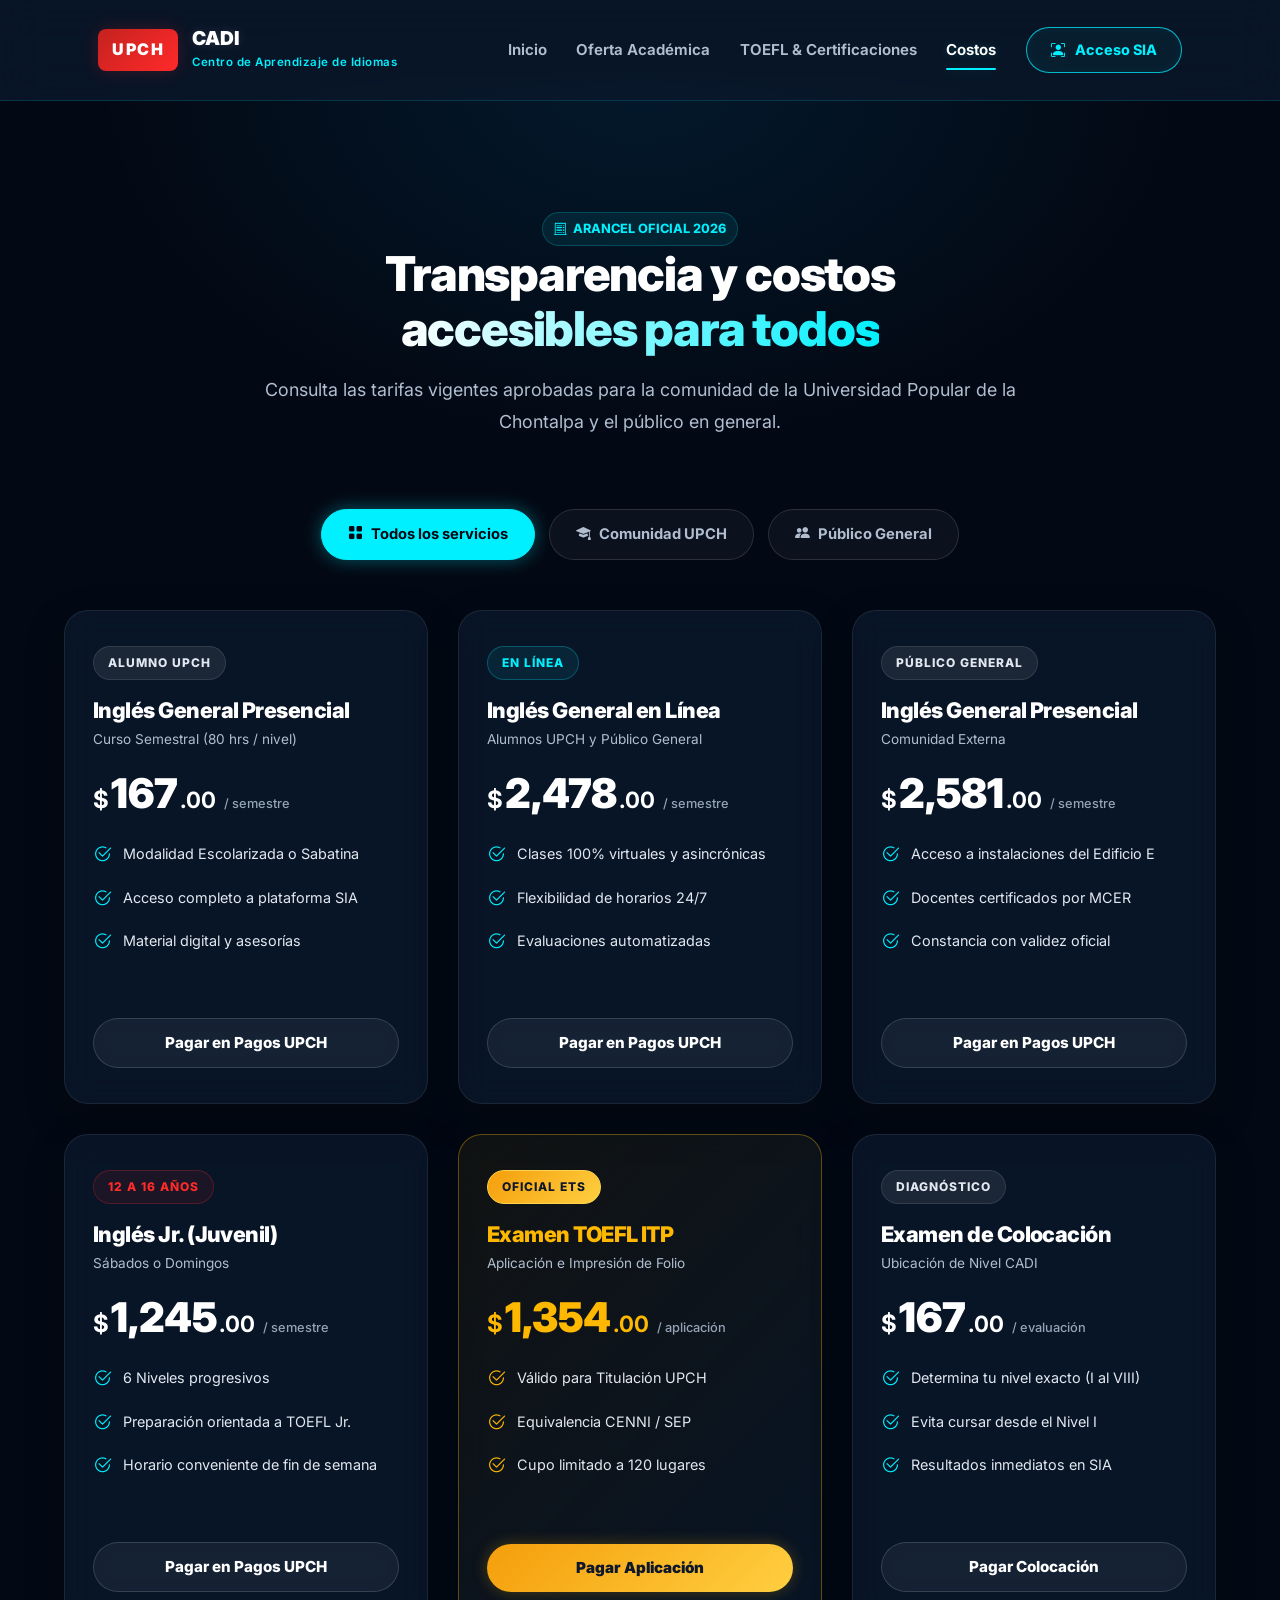
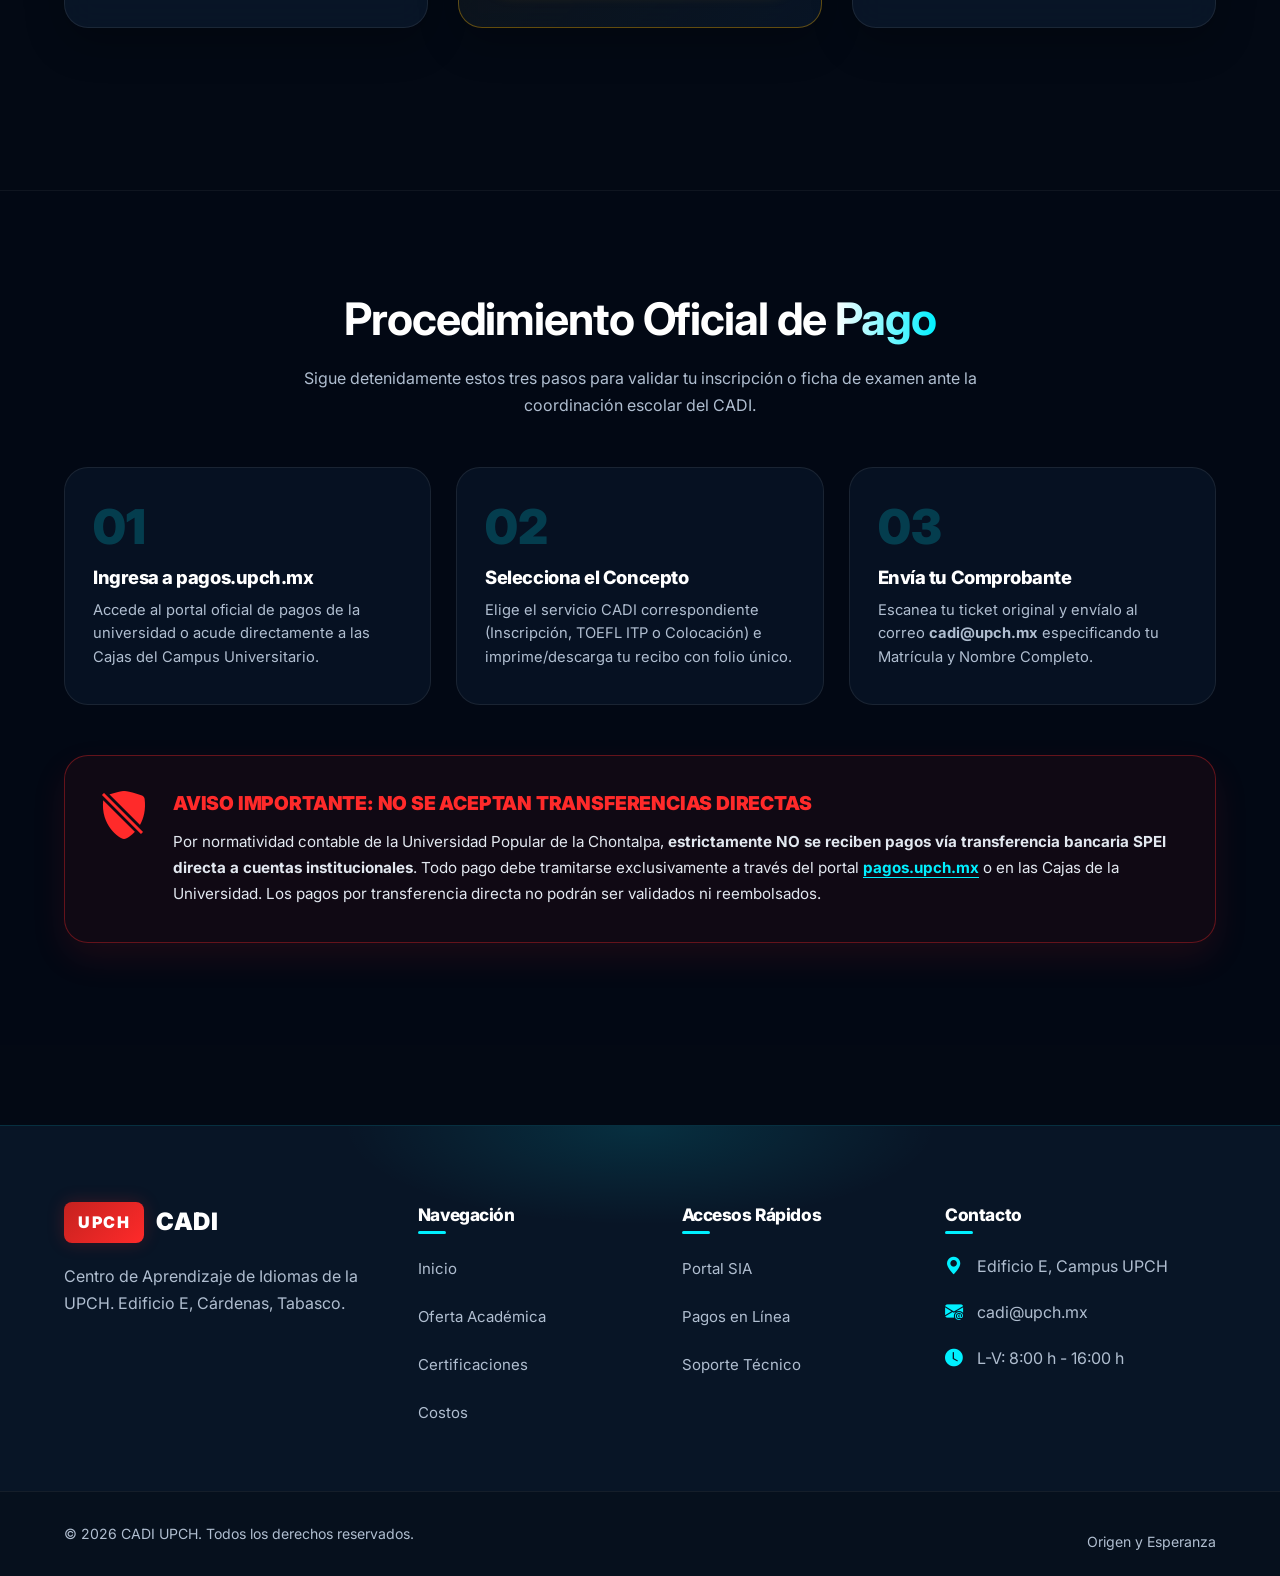
<file: html/convocatorias-costos.html>
﻿<!DOCTYPE html>
<html lang="es">
<head>
    <meta charset="UTF-8">
    <meta name="viewport" content="width=device-width, initial-scale=1.0">
    <meta name="description" content="Convocatorias y Arancel Oficial de Costos CADI UPCH 2026. Inscripciones, Exámenes de Colocación, TOEFL ITP y procedimiento de pago oficial.">
    <title>Convocatorias y Costos 2026 | CADI UPCH</title>
    
    <!-- Hojas de Estilos -->
    <link rel="stylesheet" href="../css/main.css">
    <link rel="stylesheet" href="../css/costos.css">
    
    <!-- Bootstrap Icons -->
    <link rel="stylesheet" href="https://cdn.jsdelivr.net/npm/bootstrap-icons@1.11.3/font/bootstrap-icons.min.css">
    
    <!-- Tipografía Google Fonts -->
    <link rel="preconnect" href="https://fonts.googleapis.com">
    <link rel="preconnect" href="https://fonts.gstatic.com" crossorigin>
    <link href="https://fonts.googleapis.com/css2?family=Inter:wght@300;400;500;600;700;800;900&display=swap" rel="stylesheet">
</head>
<body>

    <!-- ========================================== -->
    <!-- NAVBAR (GLASSMORPHISM)                     -->
    <!-- ========================================== -->
    <header class="navbar" id="navbar">
        <div class="nav-container">
            <a href="../index.html" class="logo">
                <div class="logo-badge glow-badge">UPCH</div>
                <div class="logo-text">
                    <span class="brand-title">CADI</span>
                    <span class="brand-sub">Centro de Aprendizaje de Idiomas</span>
                </div>
            </a>

            <nav class="nav-menu" id="nav-menu">
                <a href="../index.html" class="nav-link">Inicio</a>
                <a href="oferta-academica.html" class="nav-link">Oferta Académica</a>
                <a href="toefl-certificaciones.html" class="nav-link">TOEFL & Certificaciones</a>
                <a href="convocatorias-costos.html" class="nav-link active">Costos</a>
                <a href="https://alumnos.cadi.upch.mx" class="btn-sia-nav neon-border">
                    <i class="bi bi-person-bounding-box"></i> Acceso SIA
                </a>
            </nav>

            <div class="hamburger" id="hamburger" aria-label="Abrir menú">
                <i class="bi bi-list"></i>
            </div>
        </div>
    </header>

    <!-- ========================================== -->
    <!-- HERO INTERIOR (CONVOCATORIAS 2026)         -->
    <!-- ========================================== -->
    <section class="hero-interior relative-section">
        <div class="ambient-light light-1"></div>
        <div class="ambient-light light-2" style="background: rgba(0, 240, 255, 0.15);"></div>
        
        <div class="container text-center scroll-reveal">
            <span class="badge glow-text-subtle mb-4">
                <i class="bi bi-receipt-cutoff"></i> ARANCEL OFICIAL 2026
            </span>
            <h1 class="section-title">Transparencia y costos <br><span class="text-gradient">accesibles para todos</span></h1>
            <p class="section-description mx-auto mt-3">
                Consulta las tarifas vigentes aprobadas para la comunidad de la Universidad Popular de la Chontalpa y el público en general.
            </p>
        </div>
    </section>

    <!-- ========================================== -->
    <!-- FILTRO INTERACTIVO Y CALCULADORA           -->
    <!-- ========================================== -->
    <section class="section relative-section" style="padding-top: 0;">
        <div class="container">
            <!-- Selector de perfil -->
            <div class="cost-filter-wrapper scroll-reveal">
                <button class="filter-btn active" data-filter="all">
                    <i class="bi bi-grid-fill"></i> Todos los servicios
                </button>
                <button class="filter-btn" data-filter="upch">
                    <i class="bi bi-mortarboard-fill"></i> Comunidad UPCH
                </button>
                <button class="filter-btn" data-filter="general">
                    <i class="bi bi-people-fill"></i> Público General
                </button>
            </div>

            <!-- GRID DE TARJETAS DE PRECIOS -->
            <div class="pricing-grid">
                
                <!-- TARJETA 1: Inglés Presencial UPCH -->
                <div class="glass-card price-card scroll-reveal" data-category="upch">
                    <div class="price-badge-pill">Alumno UPCH</div>
                    <h3 class="price-title">Inglés General Presencial</h3>
                    <p class="price-sub">Curso Semestral (80 hrs / nivel)</p>
                    <div class="price-amount">
                        <span class="currency">$</span>167<span class="cents">.00</span>
                        <span class="period">/ semestre</span>
                    </div>
                    <ul class="price-features">
                        <li><i class="bi bi-check2-circle"></i> Modalidad Escolarizada o Sabatina</li>
                        <li><i class="bi bi-check2-circle"></i> Acceso completo a plataforma SIA</li>
                        <li><i class="bi bi-check2-circle"></i> Material digital y asesorías</li>
                    </ul>
                    <a href="https://pagos.upch.mx" target="_blank" class="btn btn-secondary-glass w-full mt-4">
                        Pagar en Pagos UPCH
                    </a>
                </div>

                <!-- TARJETA 2: Inglés en Línea UPCH / General -->
                <div class="glass-card price-card scroll-reveal delay-1" data-category="upch general">
                    <div class="price-badge-pill cyan-badge">En Línea</div>
                    <h3 class="price-title">Inglés General en Línea</h3>
                    <p class="price-sub">Alumnos UPCH y Público General</p>
                    <div class="price-amount">
                        <span class="currency">$</span>2,478<span class="cents">.00</span>
                        <span class="period">/ semestre</span>
                    </div>
                    <ul class="price-features">
                        <li><i class="bi bi-check2-circle"></i> Clases 100% virtuales y asincrónicas</li>
                        <li><i class="bi bi-check2-circle"></i> Flexibilidad de horarios 24/7</li>
                        <li><i class="bi bi-check2-circle"></i> Evaluaciones automatizadas</li>
                    </ul>
                    <a href="https://pagos.upch.mx" target="_blank" class="btn btn-secondary-glass w-full mt-4">
                        Pagar en Pagos UPCH
                    </a>
                </div>

                <!-- TARJETA 3: Público General Presencial -->
                <div class="glass-card price-card scroll-reveal delay-2" data-category="general">
                    <div class="price-badge-pill">Público General</div>
                    <h3 class="price-title">Inglés General Presencial</h3>
                    <p class="price-sub">Comunidad Externa</p>
                    <div class="price-amount">
                        <span class="currency">$</span>2,581<span class="cents">.00</span>
                        <span class="period">/ semestre</span>
                    </div>
                    <ul class="price-features">
                        <li><i class="bi bi-check2-circle"></i> Acceso a instalaciones del Edificio E</li>
                        <li><i class="bi bi-check2-circle"></i> Docentes certificados por MCER</li>
                        <li><i class="bi bi-check2-circle"></i> Constancia con validez oficial</li>
                    </ul>
                    <a href="https://pagos.upch.mx" target="_blank" class="btn btn-secondary-glass w-full mt-4">
                        Pagar en Pagos UPCH
                    </a>
                </div>

                <!-- TARJETA 4: Inglés Jr. -->
                <div class="glass-card price-card scroll-reveal delay-1" data-category="general">
                    <div class="price-badge-pill rojo-badge">12 a 16 años</div>
                    <h3 class="price-title">Inglés Jr. (Juvenil)</h3>
                    <p class="price-sub">Sábados o Domingos</p>
                    <div class="price-amount">
                        <span class="currency">$</span>1,245<span class="cents">.00</span>
                        <span class="period">/ semestre</span>
                    </div>
                    <ul class="price-features">
                        <li><i class="bi bi-check2-circle"></i> 6 Niveles progresivos</li>
                        <li><i class="bi bi-check2-circle"></i> Preparación orientada a TOEFL Jr.</li>
                        <li><i class="bi bi-check2-circle"></i> Horario conveniente de fin de semana</li>
                    </ul>
                    <a href="https://pagos.upch.mx" target="_blank" class="btn btn-secondary-glass w-full mt-4">
                        Pagar en Pagos UPCH
                    </a>
                </div>

                <!-- TARJETA 5: Examen TOEFL ITP -->
                <div class="glass-card price-card featured-gold scroll-reveal delay-2" data-category="upch general">
                    <div class="price-badge-pill gold-badge">Oficial ETS</div>
                    <h3 class="price-title text-gold">Examen TOEFL ITP</h3>
                    <p class="price-sub">Aplicación e Impresión de Folio</p>
                    <div class="price-amount text-gold">
                        <span class="currency">$</span>1,354<span class="cents">.00</span>
                        <span class="period">/ aplicación</span>
                    </div>
                    <ul class="price-features">
                        <li><i class="bi bi-check2-circle text-gold"></i> Válido para Titulación UPCH</li>
                        <li><i class="bi bi-check2-circle text-gold"></i> Equivalencia CENNI / SEP</li>
                        <li><i class="bi bi-check2-circle text-gold"></i> Cupo limitado a 120 lugares</li>
                    </ul>
                    <a href="https://pagos.upch.mx" target="_blank" class="btn btn-gold glow-effect-gold w-full mt-4">
                        Pagar Aplicación
                    </a>
                </div>

                <!-- TARJETA 6: Examen de Colocación -->
                <div class="glass-card price-card scroll-reveal delay-3" data-category="upch general">
                    <div class="price-badge-pill">Diagnóstico</div>
                    <h3 class="price-title">Examen de Colocación</h3>
                    <p class="price-sub">Ubicación de Nivel CADI</p>
                    <div class="price-amount">
                        <span class="currency">$</span>167<span class="cents">.00</span>
                        <span class="period">/ evaluación</span>
                    </div>
                    <ul class="price-features">
                        <li><i class="bi bi-check2-circle"></i> Determina tu nivel exacto (I al VIII)</li>
                        <li><i class="bi bi-check2-circle"></i> Evita cursar desde el Nivel I</li>
                        <li><i class="bi bi-check2-circle"></i> Resultados inmediatos en SIA</li>
                    </ul>
                    <a href="https://pagos.upch.mx" target="_blank" class="btn btn-secondary-glass w-full mt-4">
                        Pagar Colocación
                    </a>
                </div>

            </div>
        </div>
    </section>

    <!-- ========================================== -->
    <!-- PROCEDIMIENTO OFICIAL DE PAGO Y ALERTAS    -->
    <!-- ========================================== -->
    <section class="section relative-section" style="background: rgba(3, 9, 20, 0.5); border-top: 1px solid rgba(255,255,255,0.05);">
        <div class="container">
            <div class="section-header scroll-reveal">
                <h2>Procedimiento Oficial de <span class="text-gradient">Pago</span></h2>
                <p>Sigue detenidamente estos tres pasos para validar tu inscripción o ficha de examen ante la coordinación escolar del CADI.</p>
            </div>

            <!-- PASO A PASO -->
            <div class="steps-grid scroll-reveal delay-1">
                <div class="step-card">
                    <div class="step-number">01</div>
                    <h4>Ingresa a pagos.upch.mx</h4>
                    <p>Accede al portal oficial de pagos de la universidad o acude directamente a las Cajas del Campus Universitario.</p>
                </div>
                <div class="step-card">
                    <div class="step-number">02</div>
                    <h4>Selecciona el Concepto</h4>
                    <p>Elige el servicio CADI correspondiente (Inscripción, TOEFL ITP o Colocación) e imprime/descarga tu recibo con folio único.</p>
                </div>
                <div class="step-card">
                    <div class="step-number">03</div>
                    <h4>Envía tu Comprobante</h4>
                    <p>Escanea tu ticket original y envíalo al correo <strong>cadi@upch.mx</strong> especificando tu Matrícula y Nombre Completo.</p>
                </div>
            </div>

            <!-- ADVERTENCIA RÍGIDA SOBRE TRANSFERENCIAS BANCARIAS -->
            <div class="warning-banner-box scroll-reveal delay-2 mt-5">
                <div class="warning-icon">
                    <i class="bi bi-shield-slash-fill"></i>
                </div>
                <div class="warning-content">
                    <h3 class="text-rojo">AVISO IMPORTANTE: NO SE ACEPTAN TRANSFERENCIAS DIRECTAS</h3>
                    <p>
                        Por normatividad contable de la Universidad Popular de la Chontalpa, <strong>estrictamente NO se reciben pagos vía transferencia bancaria SPEI directa a cuentas institucionales</strong>. Todo pago debe tramitarse exclusivamente a través del portal <a href="https://pagos.upch.mx" target="_blank" style="color: var(--neon-cyan); font-weight: 700;">pagos.upch.mx</a> o en las Cajas de la Universidad. Los pagos por transferencia directa no podrán ser validados ni reembolsados.
                    </p>
                </div>
            </div>

        </div>
    </section>

    <!-- ========================================== -->
    <!-- FOOTER GLOBAL                              -->
    <!-- ========================================== -->
    <footer class="footer">
        <div class="container footer-grid">
            <div class="footer-col">
                <div class="logo-footer">
                    <div class="logo-badge glow-badge">UPCH</div>
                    <span class="footer-brand-text">CADI</span>
                </div>
                <p class="footer-desc">Centro de Aprendizaje de Idiomas de la UPCH. Edificio E, Cárdenas, Tabasco.</p>
            </div>
            <div class="footer-col">
                <h4>Navegación</h4>
                <ul>
                    <li><a href="../index.html">Inicio</a></li>
                    <li><a href="oferta-academica.html">Oferta Académica</a></li>
                    <li><a href="toefl-certificaciones.html">Certificaciones</a></li>
                    <li><a href="convocatorias-costos.html">Costos</a></li>
                </ul>
            </div>
            <div class="footer-col">
                <h4>Accesos Rápidos</h4>
                <ul>
                    <li><a href="sia-cadi.html">Portal SIA</a></li>
                    <li><a href="https://pagos.upch.mx" target="_blank">Pagos en Línea</a></li>
                    <li><a href="mailto:cadi@upch.mx">Soporte Técnico</a></li>
                </ul>
            </div>
            <div class="footer-col">
                <h4>Contacto</h4>
                <p><i class="bi bi-geo-alt-fill neon-icon"></i> Edificio E, Campus UPCH</p>
                <p><i class="bi bi-envelope-at-fill neon-icon"></i> cadi@upch.mx</p>
                <p><i class="bi bi-clock-fill neon-icon"></i> L-V: 8:00 h - 16:00 h</p>
            </div>
        </div>
        <div class="footer-bottom">
            <div class="container footer-bottom-flex">
                <p>&copy; 2026 CADI UPCH. Todos los derechos reservados.</p>
                <p class="text-muted">Origen y Esperanza</p>
            </div>
        </div>
    </footer>

    <!-- Scripts JavaScript -->
    <script src="../js/main.js"></script>
    <script src="../js/costos.js"></script>
</body>
</html>
</file>
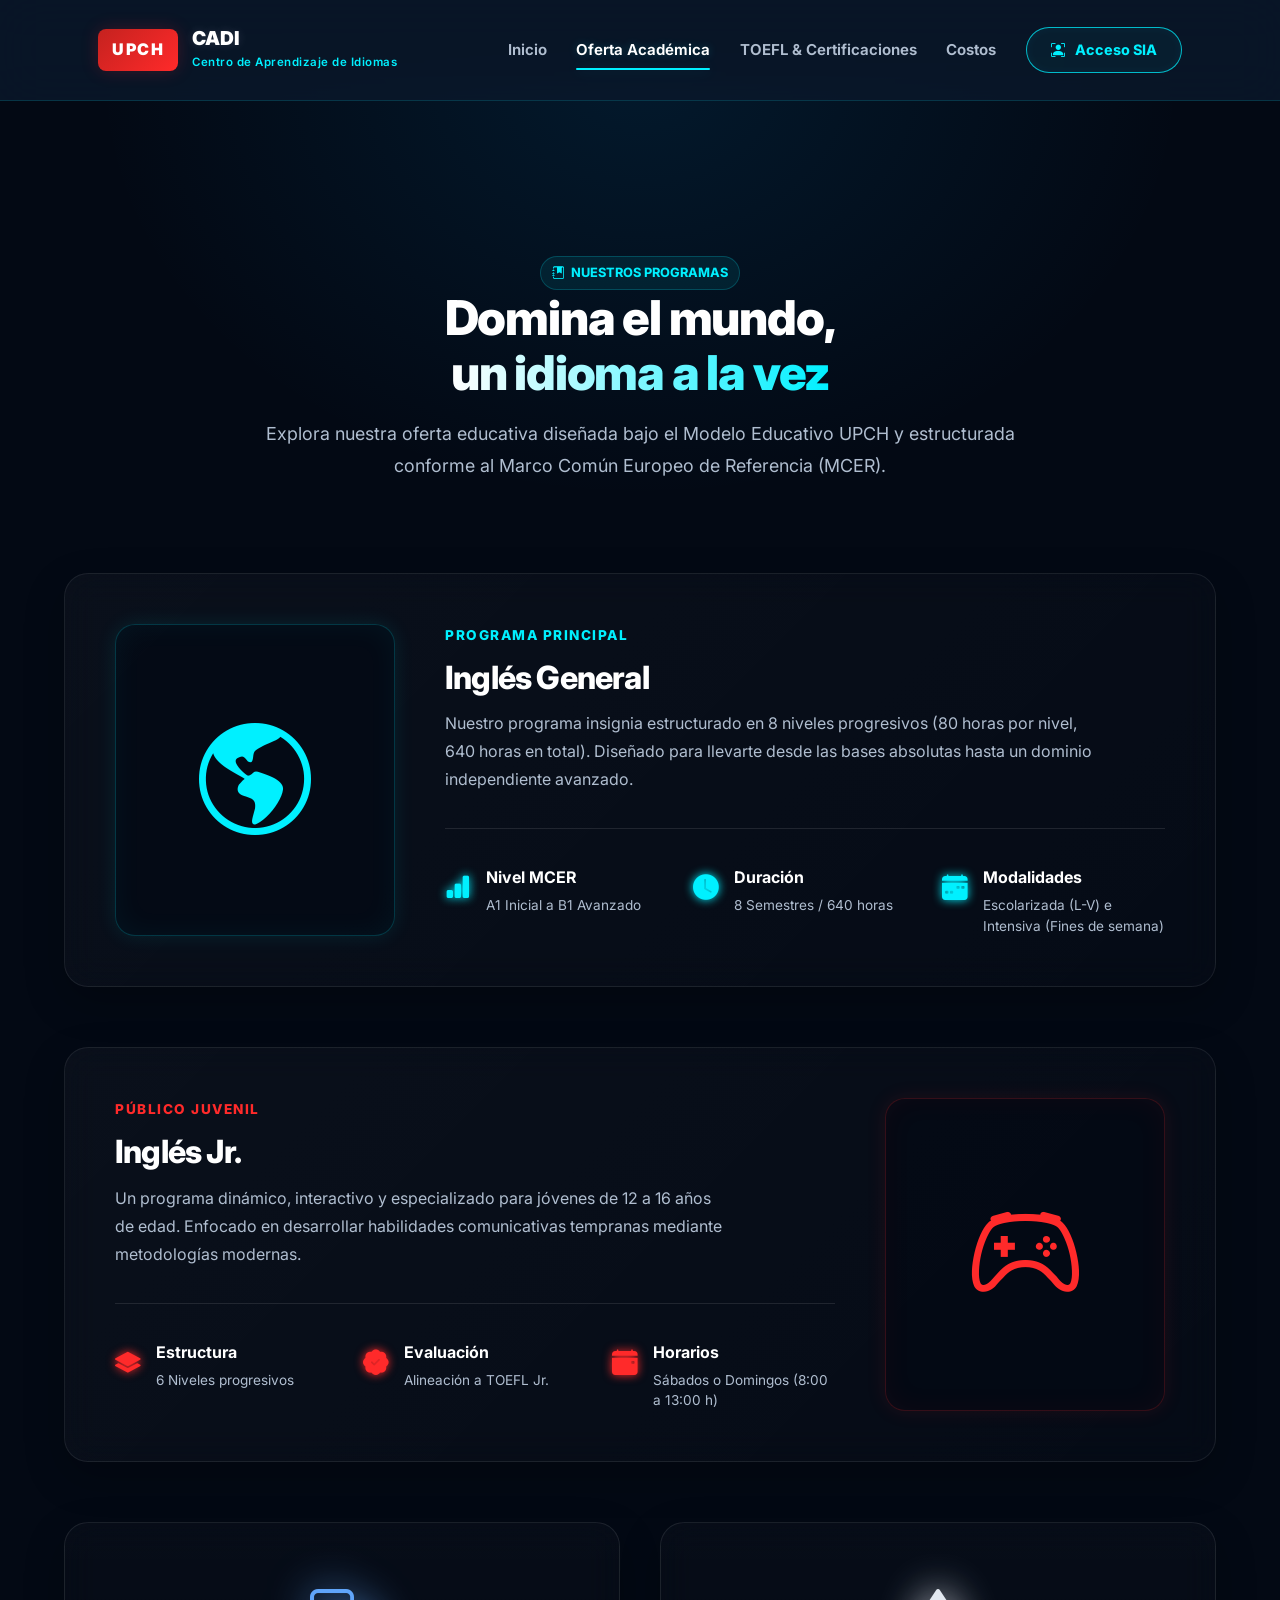
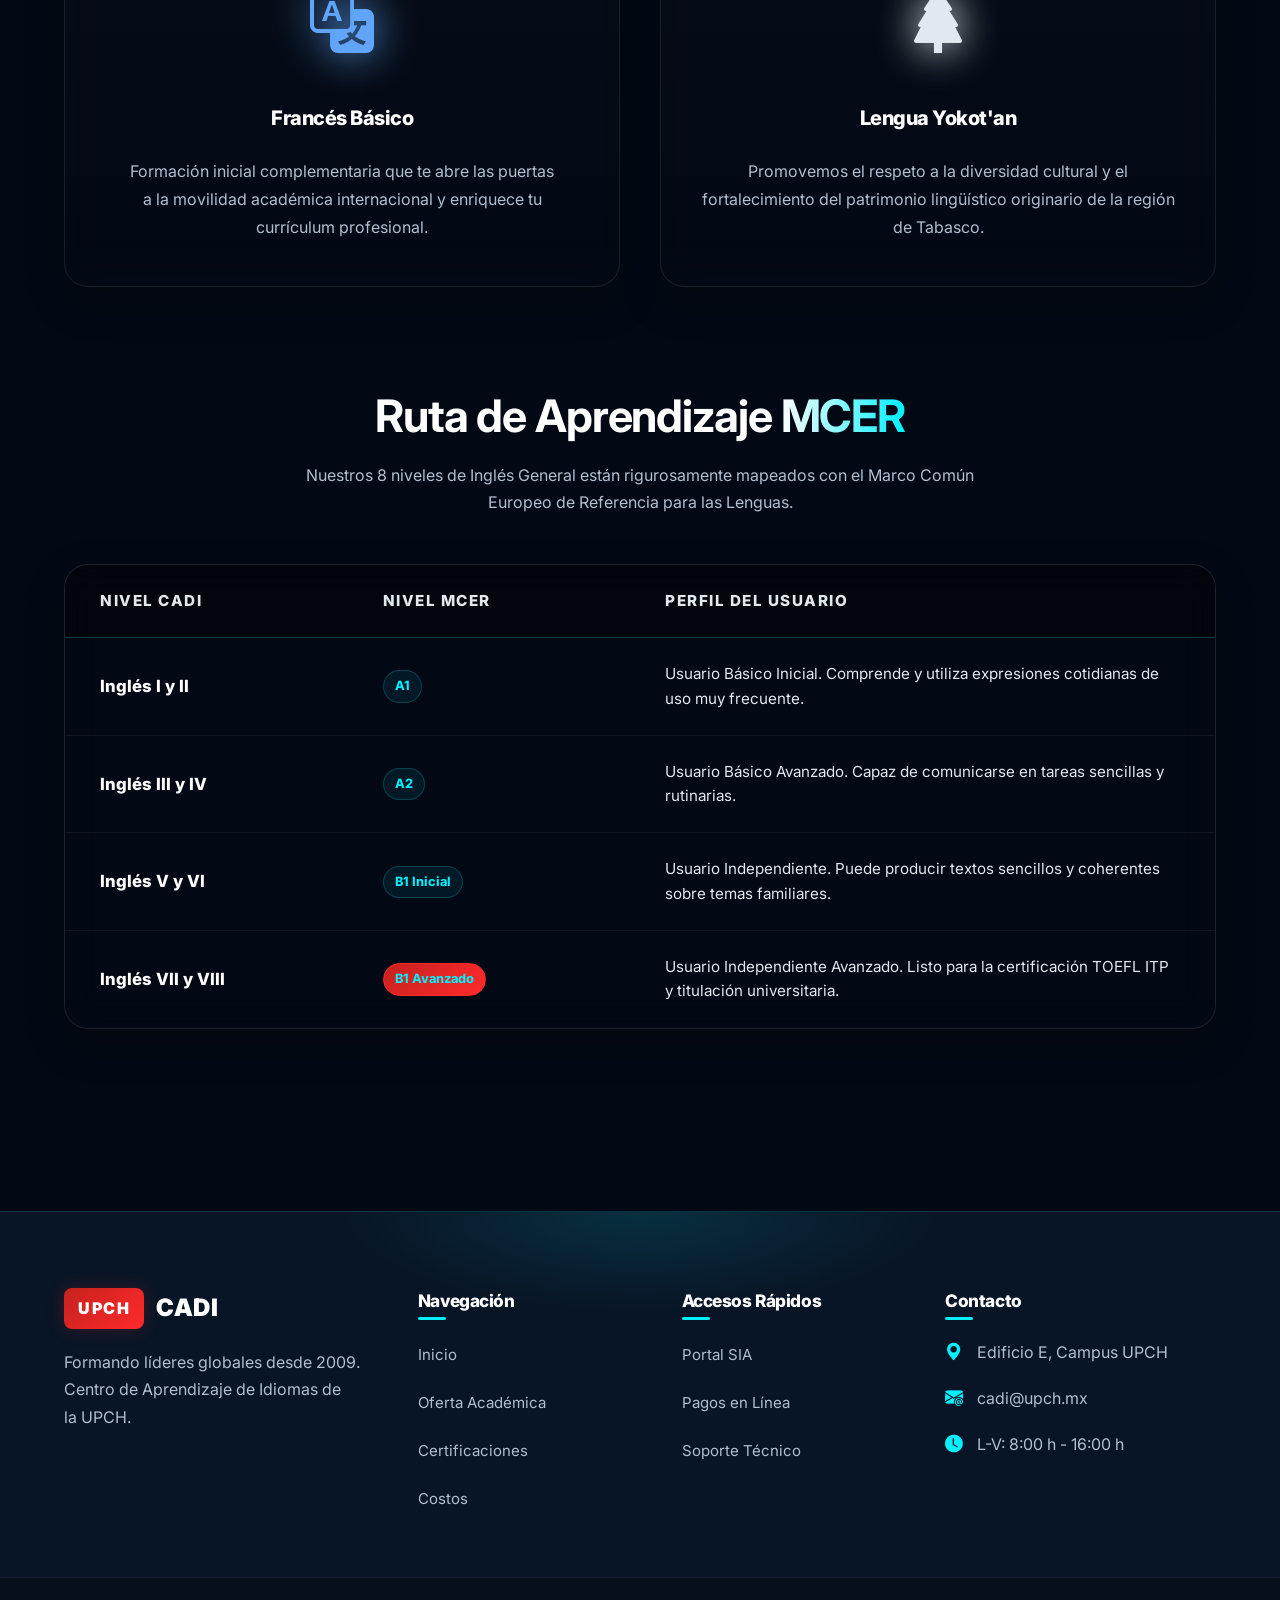
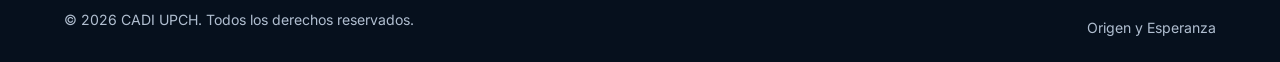
<file: html/oferta-academica.html>
﻿<!DOCTYPE html>
<html lang="es">
<head>
    <meta charset="UTF-8">
    <meta name="viewport" content="width=device-width, initial-scale=1.0">
    <meta name="description" content="Oferta académica del CADI UPCH. Cursos de Inglés General, Inglés Jr., Francés Básico y Yokot'an alineados al MCER.">
    <title>Oferta Académica | CADI UPCH</title>
    
    <!-- Hojas de Estilos -->
    <link rel="stylesheet" href="../css/main.css">
    <link rel="stylesheet" href="../css/oferta.css"> <!-- CSS específico para esta página -->
    
    <!-- Bootstrap Icons -->
    <link rel="stylesheet" href="https://cdn.jsdelivr.net/npm/bootstrap-icons@1.11.3/font/bootstrap-icons.min.css">
    
    <!-- Tipografía -->
    <link rel="preconnect" href="https://fonts.googleapis.com">
    <link rel="preconnect" href="https://fonts.gstatic.com" crossorigin>
    <link href="https://fonts.googleapis.com/css2?family=Inter:wght@300;400;500;600;700;800;900&display=swap" rel="stylesheet">
</head>
<body>

    <!-- ========================================== -->
    <!-- NAVBAR (GLASSMORPHISM)                     -->
    <!-- ========================================== -->
    <header class="navbar" id="navbar">
        <div class="nav-container">
            <a href="../index.html" class="logo">
                <div class="logo-badge glow-badge">UPCH</div>
                <div class="logo-text">
                    <span class="brand-title">CADI</span>
                    <span class="brand-sub">Centro de Aprendizaje de Idiomas</span>
                </div>
            </a>

            <nav class="nav-menu" id="nav-menu">
                <a href="../index.html" class="nav-link">Inicio</a>
                <a href="oferta-academica.html" class="nav-link active">Oferta Académica</a>
                <a href="toefl-certificaciones.html" class="nav-link">TOEFL & Certificaciones</a>
                <a href="convocatorias-costos.html" class="nav-link">Costos</a>
                <a href="https://alumnos.cadi.upch.mx" class="btn-sia-nav neon-border">
                    <i class="bi bi-person-bounding-box"></i> Acceso SIA
                </a>
            </nav>

            <div class="hamburger" id="hamburger" aria-label="Abrir menú">
                <i class="bi bi-list"></i>
            </div>
        </div>
    </header>

    <!-- ========================================== -->
    <!-- HERO INTERIOR (ENCABEZADO DE PÁGINA)       -->
    <!-- ========================================== -->
    <section class="hero-interior relative-section">
        <div class="ambient-light light-1"></div>
        <div class="ambient-light light-2" style="background: rgba(0, 141, 218, 0.15);"></div>
        
        <div class="container text-center scroll-reveal">
            <span class="badge glow-text-subtle mb-4">
                <i class="bi bi-journal-bookmark-fill"></i> NUESTROS PROGRAMAS
            </span>
            <h1 class="section-title">Domina el mundo, <br><span class="text-gradient">un idioma a la vez</span></h1>
            <p class="section-description mx-auto mt-3">
                Explora nuestra oferta educativa diseñada bajo el Modelo Educativo UPCH y estructurada conforme al Marco Común Europeo de Referencia (MCER).
            </p>
        </div>
    </section>

    <!-- ========================================== -->
    <!-- PROGRAMAS ACADÉMICOS (TARJETAS DETALLADAS) -->
    <!-- ========================================== -->
    <section class="section relative-section" style="padding-top: 0;">
        <div class="container">
            <div class="programs-layout">
                
                <!-- PROGRAMA 1: INGLÉS GENERAL -->
                <div class="glass-card program-card scroll-reveal">
                    <div class="program-icon-wrapper neon-cyan-bg">
                        <i class="bi bi-globe-americas"></i>
                    </div>
                    <div class="program-content">
                        <span class="program-tag">Programa Principal</span>
                        <h2 class="card-title" style="font-size: 2rem;">Inglés General</h2>
                        <p class="card-description">
                            Nuestro programa insignia estructurado en 8 niveles progresivos (80 horas por nivel, 640 horas en total). Diseñado para llevarte desde las bases absolutas hasta un dominio independiente avanzado.
                        </p>
                        <div class="program-details-grid">
                            <div class="detail-item">
                                <i class="bi bi-bar-chart-fill text-cyan"></i>
                                <div>
                                    <strong>Nivel MCER</strong>
                                    <span>A1 Inicial a B1 Avanzado</span>
                                </div>
                            </div>
                            <div class="detail-item">
                                <i class="bi bi-clock-fill text-cyan"></i>
                                <div>
                                    <strong>Duración</strong>
                                    <span>8 Semestres / 640 horas</span>
                                </div>
                            </div>
                            <div class="detail-item">
                                <i class="bi bi-calendar-week-fill text-cyan"></i>
                                <div>
                                    <strong>Modalidades</strong>
                                    <span>Escolarizada (L-V) e Intensiva (Fines de semana)</span>
                                </div>
                            </div>
                        </div>
                    </div>
                </div>

                <!-- PROGRAMA 2: INGLÉS JR. -->
                <div class="glass-card program-card reverse scroll-reveal delay-1">
                    <div class="program-icon-wrapper neon-rojo-bg">
                        <i class="bi bi-controller"></i>
                    </div>
                    <div class="program-content">
                        <span class="program-tag text-rojo">Público Juvenil</span>
                        <h2 class="card-title" style="font-size: 2rem;">Inglés Jr.</h2>
                        <p class="card-description">
                            Un programa dinámico, interactivo y especializado para jóvenes de 12 a 16 años de edad. Enfocado en desarrollar habilidades comunicativas tempranas mediante metodologías modernas.
                        </p>
                        <div class="program-details-grid">
                            <div class="detail-item">
                                <i class="bi bi-layers-fill text-rojo"></i>
                                <div>
                                    <strong>Estructura</strong>
                                    <span>6 Niveles progresivos</span>
                                </div>
                            </div>
                            <div class="detail-item">
                                <i class="bi bi-patch-check-fill text-rojo"></i>
                                <div>
                                    <strong>Evaluación</strong>
                                    <span>Alineación a TOEFL Jr.</span>
                                </div>
                            </div>
                            <div class="detail-item">
                                <i class="bi bi-calendar-event-fill text-rojo"></i>
                                <div>
                                    <strong>Horarios</strong>
                                    <span>Sábados o Domingos (8:00 a 13:00 h)</span>
                                </div>
                            </div>
                        </div>
                    </div>
                </div>

                <!-- ROW PARA IDIOMAS SECUNDARIOS (2 COLUMNAS) -->
                <div class="secondary-programs-grid scroll-reveal delay-2">
                    
                    <!-- FRANCÉS -->
                    <div class="glass-card program-card-compact neon-hover">
                        <div class="compact-icon" style="color: #60A5FA;">
                            <i class="bi bi-translate"></i>
                        </div>
                        <h3 class="card-title">Francés Básico</h3>
                        <p class="card-description">
                            Formación inicial complementaria que te abre las puertas a la movilidad académica internacional y enriquece tu currículum profesional.
                        </p>
                    </div>

                    <!-- YOKOT'AN -->
                    <div class="glass-card program-card-compact neon-hover">
                        <div class="compact-icon" style="color: var(--verde-exito);">
                            <i class="bi bi-tree-fill"></i>
                        </div>
                        <h3 class="card-title">Lengua Yokot'an</h3>
                        <p class="card-description">
                            Promovemos el respeto a la diversidad cultural y el fortalecimiento del patrimonio lingüístico originario de la región de Tabasco.
                        </p>
                    </div>

                </div>

            </div>
        </div>
    </section>

    <!-- ========================================== -->
    <!-- TABLA DE ALINEACIÓN MCER (DISEÑO GLASS)    -->
    <!-- ========================================== -->
    <section class="section relative-section" style="padding-top: 0;">
        <div class="ambient-light light-3"></div>
        <div class="container">
            <div class="section-header scroll-reveal">
                <h2>Ruta de Aprendizaje <span class="text-gradient">MCER</span></h2>
                <p>Nuestros 8 niveles de Inglés General están rigurosamente mapeados con el Marco Común Europeo de Referencia para las Lenguas.</p>
            </div>

            <div class="mcer-table-container glass-card scroll-reveal delay-1">
                <div class="mcer-row header">
                    <div class="mcer-col">Nivel CADI</div>
                    <div class="mcer-col">Nivel MCER</div>
                    <div class="mcer-col">Perfil del Usuario</div>
                </div>
                <div class="mcer-row">
                    <div class="mcer-col fw-bold">Inglés I y II</div>
                    <div class="mcer-col"><span class="badge">A1</span></div>
                    <div class="mcer-col text-muted">Usuario Básico Inicial. Comprende y utiliza expresiones cotidianas de uso muy frecuente.</div>
                </div>
                <div class="mcer-row">
                    <div class="mcer-col fw-bold">Inglés III y IV</div>
                    <div class="mcer-col"><span class="badge">A2</span></div>
                    <div class="mcer-col text-muted">Usuario Básico Avanzado. Capaz de comunicarse en tareas sencillas y rutinarias.</div>
                </div>
                <div class="mcer-row">
                    <div class="mcer-col fw-bold">Inglés V y VI</div>
                    <div class="mcer-col"><span class="badge">B1 Inicial</span></div>
                    <div class="mcer-col text-muted">Usuario Independiente. Puede producir textos sencillos y coherentes sobre temas familiares.</div>
                </div>
                <div class="mcer-row">
                    <div class="mcer-col fw-bold">Inglés VII y VIII</div>
                    <div class="mcer-col"><span class="badge" style="background: var(--gradiente-rojo); border-color: var(--neon-rojo);">B1 Avanzado</span></div>
                    <div class="mcer-col text-muted">Usuario Independiente Avanzado. Listo para la certificación TOEFL ITP y titulación universitaria.</div>
                </div>
            </div>
        </div>
    </section>

    <!-- ========================================== -->
    <!-- FOOTER GLOBAL                              -->
    <!-- ========================================== -->
    <footer class="footer">
        <div class="container footer-grid">
            <div class="footer-col">
                <div class="logo-footer">
                    <div class="logo-badge glow-badge">UPCH</div>
                    <span class="footer-brand-text">CADI</span>
                </div>
                <p class="footer-desc">Formando líderes globales desde 2009. Centro de Aprendizaje de Idiomas de la UPCH.</p>
            </div>
            <div class="footer-col">
                <h4>Navegación</h4>
                <ul>
                    <li><a href="../index.html">Inicio</a></li>
                    <li><a href="oferta-academica.html">Oferta Académica</a></li>
                    <li><a href="toefl-certificaciones.html">Certificaciones</a></li>
                    <li><a href="convocatorias-costos.html">Costos</a></li>
                </ul>
            </div>
            <div class="footer-col">
                <h4>Accesos Rápidos</h4>
                <ul>
                    <li><a href="sia-cadi.html">Portal SIA</a></li>
                    <li><a href="https://pagos.upch.mx" target="_blank">Pagos en Línea</a></li>
                    <li><a href="mailto:cadi@upch.mx">Soporte Técnico</a></li>
                </ul>
            </div>
            <div class="footer-col">
                <h4>Contacto</h4>
                <p><i class="bi bi-geo-alt-fill neon-icon"></i> Edificio E, Campus UPCH</p>
                <p><i class="bi bi-envelope-at-fill neon-icon"></i> cadi@upch.mx</p>
                <p><i class="bi bi-clock-fill neon-icon"></i> L-V: 8:00 h - 16:00 h</p>
            </div>
        </div>
        <div class="footer-bottom">
            <div class="container footer-bottom-flex">
                <p>&copy; 2026 CADI UPCH. Todos los derechos reservados.</p>
                <p class="text-muted">Origen y Esperanza</p>
            </div>
        </div>
    </footer>

    <script src="../js/main.js"></script>
    <script src="../js/oferta.js"></script>
</body>
</html>
</file>
<file: css/main.css>
﻿
/* ==========================================================================
   CADI UPCH — SISTEMA DE DISEÑO PREMIUM
   Glassmorphism · Neón · Responsive · Accesibilidad · UX
   ========================================================================== */

/* --------------------------------------------------------------------------
   1. VARIABLES GLOBALES
   -------------------------------------------------------------------------- */

:root {
    /* Fondos */
    --bg-base: #030914;
    --bg-superficie: #081526;
    --bg-glass: rgba(11, 25, 44, 0.78);
    --bg-glass-hover: rgba(15, 35, 58, 0.94);
    --bg-overlay: rgba(3, 9, 20, 0.96);

    /* Colores neón */
    --neon-cyan: #00F0FF;
    --neon-cyan-dim: rgba(0, 240, 255, 0.20);
    --neon-cyan-soft: rgba(0, 240, 255, 0.08);
    --neon-rojo: #FF2A2A;
    --neon-rojo-dim: rgba(255, 42, 42, 0.20);
    --neon-oro: #FFB800;

    /* Gradientes */
    --gradiente-cyan: linear-gradient(135deg, #008DDA, #00F0FF);
    --gradiente-rojo: linear-gradient(135deg, #C5221F, #FF2A2A);
    --gradiente-oro: linear-gradient(135deg, #D99A00, #FFCF40);
    --gradiente-cristal: linear-gradient(
        135deg,
        rgba(255, 255, 255, 0.10),
        rgba(255, 255, 255, 0.015)
    );

    /* Texto */
    --texto-blanco: #FFFFFF;
    --texto-plata: #E2E8F0;
    --texto-mutado: #B0BED0;
    --texto-discreto: #94A3B8;

    /* Bordes */
    --borde-glass: 1px solid rgba(255, 255, 255, 0.09);
    --borde-sutil: 1px solid rgba(255, 255, 255, 0.06);
    --borde-neon-cyan: 1px solid var(--neon-cyan);

    /* Sombras */
    --glow-cyan-suave: 0 0 15px var(--neon-cyan-dim);
    --glow-cyan-fuerte:
        0 0 10px var(--neon-cyan-dim),
        0 0 20px var(--neon-cyan-dim),
        0 0 32px rgba(0, 240, 255, 0.40);

    --glow-rojo-fuerte:
        0 0 10px var(--neon-rojo-dim),
        0 0 20px rgba(255, 42, 42, 0.45),
        0 0 35px rgba(255, 42, 42, 0.25);

    --sombra-card: 0 15px 40px rgba(0, 0, 0, 0.24);
    --sombra-card-hover: 0 22px 55px rgba(0, 0, 0, 0.36);

    /* Bordes redondeados */
    --radio-card: 24px;
    --radio-card-sm: 16px;
    --radio-btn: 50px;
    --radio-input: 12px;

    /* Transiciones */
    --transicion-rapida: all 0.25s cubic-bezier(0.25, 1, 0.5, 1);
    --transicion-fluida: all 0.45s cubic-bezier(0.16, 1, 0.3, 1);

    /* Estructura */
    --ancho-contenido: 1350px;
    --ancho-navbar: 1400px;
    --alto-navbar: 76px;
    --espacio-seccion: clamp(56px, 8vw, 104px);

    /* Accesibilidad */
    --color-focus: #8BF5FF;
}

/* --------------------------------------------------------------------------
   2. RESET Y ESTILOS BASE
   -------------------------------------------------------------------------- */

*,
*::before,
*::after {
    box-sizing: border-box;
    margin: 0;
    padding: 0;
}

html {
    scroll-behavior: smooth;
    scroll-padding-top: calc(var(--alto-navbar) + 20px);
    -webkit-text-size-adjust: 100%;
    text-size-adjust: 100%;
}

body {
    min-height: 100vh;
    
    padding-top: var(--alto-navbar); 
    
    background-color: var(--bg-base);
    color: var(--texto-plata);
    font-family: 'Inter', system-ui, -apple-system, BlinkMacSystemFont, "Segoe UI", sans-serif;
    font-size: 16px;
    line-height: 1.7;
    overflow-x: clip;
    -webkit-font-smoothing: antialiased;
    -moz-osx-font-smoothing: grayscale;
    text-rendering: optimizeLegibility;
}

img,
picture,
video,
canvas,
svg {
    display: block;
    max-width: 100%;
}

img {
    height: auto;
}

button,
input,
textarea,
select {
    font: inherit;
}

button,
a {
    -webkit-tap-highlight-color: transparent;
}

button {
    color: inherit;
}

a {
    color: inherit;
    text-underline-offset: 4px;
}

a,
button {
    touch-action: manipulation;
}

ul,
ol {
    padding-left: 1.4rem;
}

p {
    overflow-wrap: break-word;
    text-wrap: pretty;
}

p + p {
    margin-top: 1rem;
}

h1,
h2,
h3,
h4,
h5,
h6 {
    color: var(--texto-blanco);
    line-height: 1.2;
    letter-spacing: -0.025em;
    text-wrap: balance;
}

h1 {
    font-size: clamp(2.25rem, 5.5vw, 4.5rem);
}

h2 {
    font-size: clamp(1.8rem, 3.5vw, 3rem);
}

h3 {
    font-size: clamp(1.25rem, 2.2vw, 1.7rem);
}

::selection {
    color: var(--bg-base);
    background: var(--neon-cyan);
}

:focus {
    outline: none;
}

:focus-visible {
    outline: 3px solid var(--color-focus);
    outline-offset: 4px;
}

:target {
    scroll-margin-top: calc(var(--alto-navbar) + 20px);
}

.container {
    position: relative;
    z-index: 2;
    width: min(90%, var(--ancho-contenido));
    margin-inline: auto;
}

/* --------------------------------------------------------------------------
   3. SCROLLBAR
   -------------------------------------------------------------------------- */

* {
    scrollbar-width: thin;
    scrollbar-color: #1E5870 var(--bg-base);
}

::-webkit-scrollbar {
    width: 10px;
    height: 10px;
}

::-webkit-scrollbar-track {
    background: var(--bg-base);
}

::-webkit-scrollbar-thumb {
    background: #1E3E62;
    border: 2px solid var(--bg-base);
    border-radius: 10px;
}

::-webkit-scrollbar-thumb:hover {
    background: var(--neon-cyan);
}

/* --------------------------------------------------------------------------
   4. NAVBAR Y NAVEGACIÓN
   -------------------------------------------------------------------------- */

.navbar {
    position: fixed;
    inset: 0 0 auto;
    z-index: 1000;
    width: 100%;
    background: var(--bg-glass);
    border-bottom: 1px solid rgba(0, 240, 255, 0.15);
    backdrop-filter: blur(24px);
    -webkit-backdrop-filter: blur(24px);
    transition: background-color 0.3s ease, border-color 0.3s ease;
}

.nav-container {
    display: flex;
    align-items: center;
    justify-content: space-between;
    gap: 24px;
    width: 100%;
    max-width: var(--ancho-navbar);
    min-height: var(--alto-navbar);
    margin-inline: auto;
    padding: 12px 4%;
}

/* Logo */

.logo {
    display: inline-flex;
    align-items: center;
    gap: 14px;
    min-width: 0;
    color: var(--texto-blanco);
    text-decoration: none;
    transition: var(--transicion-rapida);
}

.logo:hover {
    transform: translateY(-1px);
}

.glow-badge {
    position: relative;
    isolation: isolate;
    overflow: hidden;
    flex-shrink: 0;
    padding: 7px 14px;
    color: var(--texto-blanco);
    background: var(--gradiente-rojo);
    border-radius: 8px;
    font-size: 1rem;
    font-weight: 900;
    letter-spacing: 1.5px;
    box-shadow: 0 0 18px var(--neon-rojo-dim);
}

.glow-badge::before {
    content: "";
    position: absolute;
    z-index: -1;
    top: 0;
    left: -150%;
    width: 50%;
    height: 100%;
    background: linear-gradient(
        90deg,
        transparent,
        rgba(255, 255, 255, 0.65),
        transparent
    );
    transform: skewX(-25deg);
    animation: sweep 5s ease-in-out infinite;
    pointer-events: none;
}

.brand-title {
    display: block;
    color: var(--texto-blanco);
    font-size: clamp(1.05rem, 1.5vw, 1.35rem);
    font-weight: 900;
    line-height: 1.15;
    text-shadow: 0 0 10px rgba(255, 255, 255, 0.15);
}

.brand-sub {
    display: block;
    margin-top: 4px;
    color: var(--neon-cyan);
    font-size: 0.72rem;
    font-weight: 600;
    letter-spacing: 0.5px;
}

/* Menú */

.nav-menu {
    display: flex;
    align-items: center;
    gap: clamp(16px, 2.3vw, 35px);
    list-style: none;
    padding: 0;
}

.nav-link {
    position: relative;
    display: inline-flex;
    align-items: center;
    justify-content: center;
    min-height: 44px;
    padding: 8px 0;
    color: var(--texto-mutado);
    font-size: 0.94rem;
    font-weight: 650;
    text-decoration: none;
    white-space: nowrap;
    transition: color 0.25s ease, text-shadow 0.25s ease;
}

.nav-link:hover,
.nav-link.active {
    color: var(--texto-blanco);
    text-shadow: 0 0 10px rgba(0, 240, 255, 0.22);
}

.nav-link::after {
    content: "";
    position: absolute;
    bottom: 2px;
    left: 50%;
    width: 0;
    height: 2px;
    background: var(--neon-cyan);
    border-radius: 5px;
    box-shadow: var(--glow-cyan-suave);
    transform: translateX(-50%);
    transition: width 0.25s ease;
}

.nav-link:hover::after,
.nav-link.active::after {
    width: 100%;
}

/* Botón de acceso SIA */

.neon-border {
    position: relative;
    display: inline-flex;
    align-items: center;
    justify-content: center;
    gap: 10px;
    min-height: 44px;
    padding: 10px 24px;
    color: var(--neon-cyan);
    background: rgba(0, 240, 255, 0.045);
    border: 1px solid rgba(0, 240, 255, 0.75);
    border-radius: var(--radio-btn);
    font-size: 0.9rem;
    font-weight: 750;
    text-align: center;
    text-decoration: none;
    transition: var(--transicion-rapida);
    box-shadow: inset 0 0 10px rgba(0, 240, 255, 0.06);
}

.neon-border:hover {
    color: var(--bg-base);
    background: var(--neon-cyan);
    box-shadow: var(--glow-cyan-suave);
    transform: translateY(-2px);
}

/* Hamburguesa */

.hamburger {
    display: none;
    align-items: center;
    justify-content: center;
    flex-shrink: 0;
    width: 46px;
    height: 46px;
    padding: 0;
    color: var(--texto-blanco);
    background: transparent;
    border: 1px solid rgba(0, 240, 255, 0.20);
    border-radius: 12px;
    font-size: 1.7rem;
    cursor: pointer;
    transition: var(--transicion-rapida);
}

.hamburger:hover {
    color: var(--neon-cyan);
    background: var(--neon-cyan-soft);
    border-color: var(--neon-cyan);
}

/* --------------------------------------------------------------------------
   5. BOTONES GLOBALES
   -------------------------------------------------------------------------- */

.btn {
    position: relative;
    isolation: isolate;
    display: inline-flex;
    align-items: center;
    justify-content: center;
    gap: 10px;
    min-height: 48px;
    padding: 14px 30px;
    overflow: hidden;
    color: var(--texto-blanco);
    border: 1px solid transparent;
    border-radius: var(--radio-btn);
    font-size: 1rem;
    font-weight: 800;
    line-height: 1.3;
    text-align: center;
    text-decoration: none;
    cursor: pointer;
    touch-action: manipulation;
    transition: var(--transicion-rapida);
}

.btn:active,
.neon-border:active {
    transform: scale(0.98);
}

.btn:disabled,
button:disabled,
[aria-disabled="true"] {
    opacity: 0.55;
    cursor: not-allowed;
    box-shadow: none;
    transform: none;
}

/* Destello */

.light-sweep {
    position: absolute;
    z-index: -1;
    top: 0;
    left: -120%;
    width: 55%;
    height: 100%;
    background: linear-gradient(
        90deg,
        transparent,
        rgba(255, 255, 255, 0.40),
        transparent
    );
    transform: skewX(-20deg);
    pointer-events: none;
}

.btn:hover .light-sweep {
    animation: sweepHover 0.8s ease forwards;
}

/* Botón principal */

.glow-effect {
    color: #021018;
    background: var(--gradiente-cyan);
    box-shadow: 0 0 18px rgba(0, 240, 255, 0.16);
}

.glow-effect:hover {
    color: #000B10;
    box-shadow: var(--glow-cyan-fuerte);
    transform: translateY(-3px);
}

/* Botón secundario */

.btn-secondary-glass {
    color: var(--texto-blanco);
    background: var(--gradiente-cristal);
    border: var(--borde-glass);
    backdrop-filter: blur(10px);
    -webkit-backdrop-filter: blur(10px);
}

.btn-secondary-glass:hover {
    background: rgba(255, 255, 255, 0.10);
    border-color: rgba(255, 255, 255, 0.35);
    box-shadow: 0 10px 30px rgba(0, 0, 0, 0.20);
    transform: translateY(-3px);
}

/* --------------------------------------------------------------------------
   6. TEXTO, COLORES Y UTILIDADES
   -------------------------------------------------------------------------- */

.highlight-text-glow {
    display: inline-block;
    color: var(--neon-cyan);
    background: var(--gradiente-cyan);
    background-clip: text;
    -webkit-background-clip: text;
    -webkit-text-fill-color: transparent;
    filter: drop-shadow(0 0 12px rgba(0, 240, 255, 0.18));
}

.text-gradient {
    color: var(--texto-blanco);
    background: linear-gradient(90deg, #FFFFFF, var(--neon-cyan));
    background-clip: text;
    -webkit-background-clip: text;
    -webkit-text-fill-color: transparent;
}

.neon-text {
    text-shadow: 0 0 10px rgba(255, 255, 255, 0.25),
                 0 0 20px rgba(0, 240, 255, 0.30);
}

.neon-text-blue {
    color: var(--neon-cyan);
    text-shadow: 0 0 10px var(--neon-cyan-dim);
}

.text-muted {
    color: var(--texto-mutado);
}

.text-center {
    text-align: center;
}

.text-left {
    text-align: left;
}

.text-right {
    text-align: right;
}

.w-full {
    width: 100%;
}

.mx-auto {
    margin-inline: auto;
}

.section-title {
    margin-bottom: 18px;
    color: var(--texto-blanco);
    font-size: clamp(1.9rem, 4vw, 3rem);
    font-weight: 850;
    line-height: 1.15;
}

.section-description {
    max-width: 72ch;
    margin-inline: auto;
    color: var(--texto-mutado);
    font-size: clamp(1rem, 1.4vw, 1.12rem);
    line-height: 1.8;
}

/* --------------------------------------------------------------------------
   7. SECCIONES Y ESPACIADO
   -------------------------------------------------------------------------- */

main {
    position: relative;
    min-width: 0;
}

section {
    position: relative;
    scroll-margin-top: calc(var(--alto-navbar) + 20px);
}

.section {
    padding-block: var(--espacio-seccion);
}

.section-header {
    max-width: 850px;
    margin: 0 auto 48px;
    text-align: center;
}

.section-header h2 {
    margin-bottom: 18px;
}

.section-header p {
    max-width: 72ch;
    margin-inline: auto;
    color: var(--texto-mutado);
}

/* Evita forzar márgenes sobre todas las secciones:
   el espaciado se controla con .section y las clases del diseño. */

/* --------------------------------------------------------------------------
   8. TARJETAS Y SUPERFICIES DE CRISTAL
   -------------------------------------------------------------------------- */

.glass-card,
.surface {
    min-width: 0;
    overflow-wrap: anywhere;
    background: var(--bg-glass);
    border: var(--borde-glass);
    border-radius: var(--radio-card);
    box-shadow: var(--sombra-card);
    backdrop-filter: blur(16px);
    -webkit-backdrop-filter: blur(16px);
    transition:
        background-color 0.25s ease,
        border-color 0.25s ease,
        box-shadow 0.25s ease,
        transform 0.25s ease;
}

.glass-card {
    padding: clamp(20px, 3vw, 32px);
}

.glass-card:hover,
.surface:hover {
    background: var(--bg-glass-hover);
    border-color: rgba(0, 240, 255, 0.25);
    box-shadow: var(--sombra-card-hover);
}

.glass-card:focus-within {
    border-color: var(--neon-cyan);
}

.card-title {
    margin-bottom: 12px;
    color: var(--texto-blanco);
    font-size: 1.25rem;
    font-weight: 800;
}

.card-description {
    color: var(--texto-mutado);
    line-height: 1.75;
}

/* --------------------------------------------------------------------------
   9. IMÁGENES, VIDEOS E IFRAME
   -------------------------------------------------------------------------- */

img,
video,
iframe {
    max-width: 100%;
}

video {
    height: auto;
}

.media-rounded {
    overflow: hidden;
    border-radius: var(--radio-card-sm);
}

.media-cover {
    width: 100%;
    height: 100%;
    object-fit: cover;
}

.media-contain {
    width: 100%;
    height: 100%;
    object-fit: contain;
}

/* --------------------------------------------------------------------------
   10. FORMULARIOS
   -------------------------------------------------------------------------- */

label {
    display: inline-block;
    margin-bottom: 7px;
    color: var(--texto-plata);
    font-size: 0.94rem;
    font-weight: 650;
}

input,
textarea,
select {
    width: 100%;
    min-width: 0;
    min-height: 46px;
    padding: 12px 14px;
    color: var(--texto-blanco);
    background: rgba(8, 21, 38, 0.90);
    border: 1px solid rgba(255, 255, 255, 0.17);
    border-radius: var(--radio-input);
    outline: none;
    transition: border-color 0.2s ease, box-shadow 0.2s ease;
}

input::placeholder,
textarea::placeholder {
    color: var(--texto-discreto);
    opacity: 1;
}

input:hover,
textarea:hover,
select:hover {
    border-color: rgba(0, 240, 255, 0.40);
}

input:focus,
textarea:focus,
select:focus {
    border-color: var(--neon-cyan);
    box-shadow: 0 0 0 3px rgba(0, 240, 255, 0.10);
}

textarea {
    min-height: 120px;
    resize: vertical;
}

select {
    cursor: pointer;
}

input[type="checkbox"],
input[type="radio"] {
    width: 18px;
    min-height: 18px;
    height: 18px;
    padding: 0;
    accent-color: var(--neon-cyan);
    cursor: pointer;
}

input[type="file"] {
    height: auto;
    padding: 10px;
}

input[type="range"] {
    padding-inline: 0;
    accent-color: var(--neon-cyan);
}

input[type="checkbox"]:focus-visible,
input[type="radio"]:focus-visible {
    outline-offset: 3px;
}

.form-group {
    margin-bottom: 20px;
}

.form-help {
    display: block;
    margin-top: 6px;
    color: var(--texto-mutado);
    font-size: 0.85rem;
}

.form-error {
    display: block;
    margin-top: 6px;
    color: #FF7777;
    font-size: 0.88rem;
}

input[aria-invalid="true"],
textarea[aria-invalid="true"],
select[aria-invalid="true"] {
    border-color: #FF7777;
}

/* --------------------------------------------------------------------------
   11. ANIMACIONES
   -------------------------------------------------------------------------- */

.fade-in-up {
    opacity: 0;
    animation: fadeInUp 0.8s cubic-bezier(0.16, 1, 0.3, 1) forwards;
}

@keyframes fadeInUp {
    from {
        opacity: 0;
        transform: translateY(28px);
    }

    to {
        opacity: 1;
        transform: translateY(0);
    }
}

.floating-anim {
    animation: floating 6s ease-in-out infinite;
}

@keyframes floating {
    0%, 100% {
        transform: translateY(0);
    }

    50% {
        transform: translateY(-12px);
    }
}

@keyframes sweep {
    0%, 65% {
        left: -150%;
    }

    85%, 100% {
        left: 200%;
    }
}

@keyframes sweepHover {
    from {
        left: -120%;
    }

    to {
        left: 200%;
    }
}

@keyframes pulseGlow {
    0%, 100% {
        box-shadow: 0 0 10px rgba(0, 240, 255, 0.10);
    }

    50% {
        box-shadow: 0 0 22px rgba(0, 240, 255, 0.24);
    }
}

.delay-1 {
    animation-delay: 0.15s;
}

.delay-2 {
    animation-delay: 0.30s;
}

.delay-3 {
    animation-delay: 0.45s;
}

.delay-4 {
    animation-delay: 0.60s;
}

/* --------------------------------------------------------------------------
   12. FOOTER INSTITUCIONAL
   -------------------------------------------------------------------------- */

.footer {
    position: relative;
    isolation: isolate;
    overflow: hidden;
    margin-top: 80px;
    padding: 76px 0 0;
    color: var(--texto-mutado);
    background: var(--bg-superficie);
    border-top: 1px solid rgba(0, 240, 255, 0.12);
}

.footer::before {
    content: "";
    position: absolute;
    z-index: -1;
    top: -100px;
    left: 50%;
    width: min(600px, 100%);
    height: 200px;
    background: radial-gradient(
        ellipse,
        rgba(0, 240, 255, 0.12),
        transparent 70%
    );
    transform: translateX(-50%);
    pointer-events: none;
}

.footer-grid {
    display: grid;
    grid-template-columns: 1.4fr 1fr 1fr 1.2fr;
    gap: 38px;
    padding-bottom: 48px;
}

.logo-footer {
    display: flex;
    align-items: center;
    gap: 12px;
    margin-bottom: 20px;
}

.footer-brand-text {
    color: var(--texto-blanco);
    font-size: 1.5rem;
    font-weight: 900;
    letter-spacing: 0.5px;
}

.footer-col {
    min-width: 0;
}

.footer-col h4 {
    position: relative;
    display: inline-block;
    margin-bottom: 25px;
    color: var(--texto-blanco);
    font-size: 1.08rem;
    font-weight: 800;
}

.footer-col h4::after {
    content: "";
    position: absolute;
    bottom: -8px;
    left: 0;
    width: 28px;
    height: 3px;
    background: var(--neon-cyan);
    border-radius: 5px;
    transition: width 0.3s ease;
}

.footer-col:hover h4::after {
    width: 100%;
}

.footer-col ul {
    padding: 0;
    list-style: none;
}

.footer-col ul li {
    margin-bottom: 12px;
}

.footer-col ul li a {
    display: inline-flex;
    align-items: center;
    min-height: 36px;
    color: var(--texto-mutado);
    font-size: 0.94rem;
    text-decoration: none;
    overflow-wrap: anywhere;
    transition: color 0.2s ease, transform 0.2s ease;
}

.footer-col ul li a:hover {
    color: var(--neon-cyan);
    transform: translateX(5px);
}

.neon-icon {
    margin-right: 10px;
    color: var(--neon-cyan);
    font-size: 1.1rem;
}

.footer-bottom {
    padding: 22px 0;
    background: rgba(0, 0, 0, 0.24);
    border-top: 1px solid rgba(255, 255, 255, 0.06);
    font-size: 0.88rem;
}

.footer-bottom-flex {
    display: flex;
    align-items: center;
    justify-content: space-between;
    gap: 20px;
}

/* --------------------------------------------------------------------------
   13. ESTADOS Y ELEMENTOS AUXILIARES
   -------------------------------------------------------------------------- */

.badge {
    display: inline-flex;
    align-items: center;
    gap: 6px;
    padding: 5px 11px;
    color: var(--neon-cyan);
    background: var(--neon-cyan-soft);
    border: 1px solid rgba(0, 240, 255, 0.20);
    border-radius: 999px;
    font-size: 0.8rem;
    font-weight: 750;
}

.divider {
    width: 100%;
    height: 1px;
    margin-block: 24px;
    background: linear-gradient(
        90deg,
        transparent,
        rgba(0, 240, 255, 0.25),
        transparent
    );
}

.loading {
    opacity: 0.65;
    pointer-events: none;
}

[hidden] {
    display: none !important;
}

/* --------------------------------------------------------------------------
   14. RESPONSIVE — LAPTOPS Y PANTALLAS MEDIANAS
   -------------------------------------------------------------------------- */

@media (max-width: 1200px) {
    .nav-menu {
        gap: 18px;
    }

    .nav-link {
        font-size: 0.9rem;
    }

    .footer-grid {
        grid-template-columns: repeat(2, minmax(0, 1fr));
        gap: 36px;
    }
}

/* --------------------------------------------------------------------------
   15. RESPONSIVE — TABLET Y MENÚ MÓVIL
   -------------------------------------------------------------------------- */

@media (max-width: 850px) {
    :root {
        --alto-navbar: 70px;
        --espacio-seccion: 64px;
    }

    .nav-container {
        gap: 12px;
        padding-inline: 4%;
    }

    .hamburger {
        display: inline-flex;
    }

    .nav-menu {
        position: fixed;
        top: var(--alto-navbar);
        right: 0;
        bottom: 0;
        z-index: 999;
        display: flex;
        flex-direction: column;
        align-items: stretch;
        justify-content: flex-start;
        gap: 12px;
        width: min(350px, 88vw);
        height: calc(100dvh - var(--alto-navbar));
        padding: 28px 24px 40px;
        overflow-y: auto;
        background: var(--bg-overlay);
        border-left: 1px solid rgba(0, 240, 255, 0.18);
        box-shadow: -15px 0 40px rgba(0, 0, 0, 0.38);
        backdrop-filter: blur(25px);
        -webkit-backdrop-filter: blur(25px);
        visibility: hidden;
        opacity: 0;
        pointer-events: none;
        transform: translateX(20px);
        transition:
            opacity 0.25s ease,
            transform 0.25s ease,
            visibility 0.25s ease;
    }

    .nav-menu.active {
        visibility: visible;
        opacity: 1;
        pointer-events: auto;
        transform: translateX(0);
    }

    .nav-link {
        justify-content: flex-start;
        width: 100%;
        min-height: 48px;
        padding: 12px 8px;
        font-size: 1.05rem;
        white-space: normal;
    }

    .nav-link::after {
        right: auto;
        bottom: 4px;
        left: 8px;
        transform: none;
    }

    .nav-link:hover::after,
    .nav-link.active::after {
        width: 48px;
    }

    .btn-sia-nav {
        width: 100%;
        min-height: 48px;
        margin-top: 12px;
        padding: 13px 16px;
    }

    .container {
        width: min(92%, 720px);
    }

    .glass-card {
        padding: 24px;
    }

    .footer {
        margin-top: 60px;
    }
}

/* --------------------------------------------------------------------------
   16. RESPONSIVE — CELULARES
   -------------------------------------------------------------------------- */

@media (max-width: 576px) {
    :root {
        --alto-navbar: 66px;
        --espacio-seccion: 48px;
        --radio-card: 18px;
    }

    body {
        font-size: 15px;
        line-height: 1.7;
    }

    .container {
        width: 92%;
    }

    .nav-container {
        min-height: var(--alto-navbar);
        padding: 10px 4%;
    }

    .logo {
        gap: 9px;
    }

    .glow-badge {
        padding: 6px 10px;
        font-size: 0.85rem;
    }

    .brand-title {
        font-size: 1rem;
    }

    .brand-sub {
        font-size: 0.64rem;
    }

    .hamburger {
        width: 42px;
        height: 42px;
        font-size: 1.5rem;
    }

    .nav-menu {
        top: var(--alto-navbar);
        height: calc(100dvh - var(--alto-navbar));
        padding: 22px 20px 32px;
    }

    h1 {
        font-size: clamp(2rem, 9vw, 3rem);
    }

    h2 {
        font-size: clamp(1.65rem, 7vw, 2.3rem);
    }

    h3 {
        font-size: 1.25rem;
    }

    .section-header {
        margin-bottom: 32px;
    }

    .section-title {
        font-size: clamp(1.7rem, 7vw, 2.3rem);
    }

    .btn {
        min-height: 48px;
        padding: 13px 22px;
        font-size: 0.94rem;
    }

    .glass-card {
        padding: 20px;
        border-radius: var(--radio-card);
    }

    .footer {
        margin-top: 48px;
        padding-top: 48px;
    }

    .footer-grid {
        grid-template-columns: minmax(0, 1fr);
        gap: 30px;
        padding-bottom: 32px;
    }

    .footer-col h4 {
        margin-bottom: 18px;
    }

    .footer-bottom-flex {
        flex-direction: column;
        justify-content: center;
        gap: 10px;
        text-align: center;
    }

    .footer-bottom {
        padding: 20px 0;
    }

    input,
    textarea,
    select {
        font-size: 16px;
    }
}

/* --------------------------------------------------------------------------
   17. CELULARES MUY PEQUEÑOS
   -------------------------------------------------------------------------- */

@media (max-width: 360px) {
    .brand-title {
        font-size: 0.9rem;
    }

    .brand-sub {
        font-size: 0.58rem;
    }

    .glow-badge {
        padding: 5px 8px;
        font-size: 0.78rem;
    }

    .nav-container {
        gap: 8px;
    }

    .glass-card {
        padding: 16px;
    }

    .btn {
        width: 100%;
        padding-inline: 16px;
    }
}

/* --------------------------------------------------------------------------
   18. ACCESIBILIDAD — REDUCIR MOVIMIENTO
   -------------------------------------------------------------------------- */

@media (prefers-reduced-motion: reduce) {
    html {
        scroll-behavior: auto;
    }

    *,
    *::before,
    *::after {
        animation-duration: 0.01ms !important;
        animation-iteration-count: 1 !important;
        transition-duration: 0.01ms !important;
        scroll-behavior: auto !important;
    }

    .floating-anim,
    .fade-in-up {
        animation: none !important;
        opacity: 1;
        transform: none;
    }

    .glow-badge::before {
        display: none;
    }
}

/* --------------------------------------------------------------------------
   19. CONTRASTE Y USO CON TECLADO
   -------------------------------------------------------------------------- */

@media (hover: none) {
    .glass-card:hover,
    .surface:hover,
    .btn:hover,
    .neon-border:hover {
        transform: none;
    }
}

@media (forced-colors: active) {
    .btn,
    .neon-border,
    .glass-card,
    input,
    textarea,
    select {
        border: 1px solid ButtonText;
    }

    :focus-visible {
        outline: 2px solid Highlight;
    }
}

/* ==========================================================================
   FIN DEL SISTEMA DE DISEÑO CADI UPCH
   ========================================================================== */
</file>
<file: css/costos.css>
/* ==========================================================================
   CADI UPCH — COSTOS.CSS (CORREGIDO: OVERLAP Y FILTROS)
   ========================================================================== */

/* --------------------------------------------------------------------------
   1. HERO INTERIOR (AJUSTADO PARA NO EMPALMARSE CON EL NAVBAR)
   -------------------------------------------------------------------------- */
.hero-interior {
    position: relative;
    isolation: isolate;
    overflow: hidden;
    padding-top: calc(var(--alto-navbar, 76px) + 60px) !important; /* Separación exacta del Navbar */
    padding-bottom: clamp(40px, 6vw, 70px);
    background: radial-gradient(ellipse at top, rgba(0, 141, 218, 0.12) 0%, transparent 60%);
    text-align: center;
}

/* --------------------------------------------------------------------------
   2. FILTRO DE CATEGORÍAS Y BOTONES (DESPLIEGUE FLUIDO CORREGIDO)
   -------------------------------------------------------------------------- */
.cost-filter-wrapper {
    display: flex;
    justify-content: center;
    align-items: center;
    gap: 14px;
    margin-bottom: 50px;
    flex-wrap: wrap;
    width: 100%;
}

.filter-btn {
    background: rgba(255, 255, 255, 0.04);
    border: 1px solid rgba(255, 255, 255, 0.12);
    color: var(--texto-mutado, #B0BED0);
    padding: 12px 26px;
    border-radius: 30px;
    font-size: 0.92rem;
    font-weight: 700;
    cursor: pointer;
    transition: all 0.25s cubic-bezier(0.16, 1, 0.3, 1);
    display: inline-flex;
    align-items: center;
    justify-content: center;
    gap: 8px;
    white-space: nowrap; /* Evita que el texto dentro del botón se rompa */
}

.filter-btn:hover {
    color: #FFFFFF;
    border-color: rgba(0, 240, 255, 0.4);
    background: rgba(0, 240, 255, 0.06);
    transform: translateY(-2px);
}

.filter-btn.active {
    background: var(--neon-cyan, #00F0FF);
    color: #030914;
    border-color: var(--neon-cyan, #00F0FF);
    box-shadow: 0 0 18px rgba(0, 240, 255, 0.35);
}

/* --------------------------------------------------------------------------
   3. GRID DE TARJETAS DE PRECIOS
   -------------------------------------------------------------------------- */
.pricing-grid {
    display: grid;
    grid-template-columns: repeat(3, minmax(0, 1fr));
    gap: 30px;
    margin-bottom: 60px;
}

.price-card {
    display: flex;
    flex-direction: column;
    padding: 35px 28px;
    position: relative;
    background: rgba(11, 25, 44, 0.78);
    border: 1px solid rgba(255, 255, 255, 0.08);
    border-radius: 24px;
    box-shadow: 0 15px 40px rgba(0, 0, 0, 0.24);
    backdrop-filter: blur(16px);
    -webkit-backdrop-filter: blur(16px);
    transition: all 0.35s cubic-bezier(0.16, 1, 0.3, 1);
    min-width: 0;
    overflow: hidden;
}

.price-card:hover {
    transform: translateY(-8px);
    border-color: rgba(0, 240, 255, 0.4);
    box-shadow: 0 20px 40px rgba(0, 0, 0, 0.4), 0 0 20px rgba(0, 240, 255, 0.1);
}

.price-card.featured-gold {
    background: linear-gradient(135deg, rgba(255, 184, 0, 0.06), rgba(8, 21, 38, 0.95));
    border-color: rgba(255, 184, 0, 0.35);
}

.price-card.featured-gold:hover {
    border-color: #FFB800;
    box-shadow: 0 20px 40px rgba(0, 0, 0, 0.5), 0 0 25px rgba(255, 184, 0, 0.25);
}

/* Píldoras de categoría */
.price-badge-pill {
    align-self: flex-start;
    padding: 6px 14px;
    border-radius: 20px;
    font-size: 0.75rem;
    font-weight: 800;
    text-transform: uppercase;
    letter-spacing: 1px;
    background: rgba(255, 255, 255, 0.08);
    color: #E2E8F0;
    margin-bottom: 18px;
    border: 1px solid rgba(255, 255, 255, 0.1);
}

.price-badge-pill.cyan-badge {
    color: #00F0FF;
    background: rgba(0, 240, 255, 0.08);
    border-color: rgba(0, 240, 255, 0.25);
}

.price-badge-pill.gold-badge {
    color: #0F172A;
    background: linear-gradient(135deg, #F59E0B, #FFCF40);
    border-color: #FCD34D;
}

.price-badge-pill.rojo-badge {
    color: #FF2A2A;
    background: rgba(255, 42, 42, 0.08);
    border-color: rgba(255, 42, 42, 0.25);
}

.price-title {
    font-size: 1.35rem;
    font-weight: 850;
    margin-bottom: 4px;
    color: #FFFFFF;
}

.price-sub {
    font-size: 0.85rem;
    color: #B0BED0;
    margin-bottom: 22px;
}

/* --------------------------------------------------------------------------
   4. MONTO FINANCIERO COMPACTO
   -------------------------------------------------------------------------- */
.price-amount {
    display: flex;
    align-items: baseline;
    flex-wrap: nowrap;
    gap: 2px;
    font-size: clamp(2rem, 3.2vw, 2.6rem);
    font-weight: 900;
    color: #FFFFFF;
    line-height: 1;
    margin-bottom: 25px;
    width: 100%;
}

.price-amount .currency {
    font-size: clamp(1.2rem, 2vw, 1.5rem);
    font-weight: 700;
}

.price-amount .cents {
    font-size: clamp(1.1rem, 1.8vw, 1.4rem);
    font-weight: 700;
}

.price-amount .period {
    font-size: clamp(0.75rem, 1vw, 0.85rem);
    color: #94A3B8;
    font-weight: 500;
    margin-left: 6px;
    white-space: nowrap;
}

/* Lista de Beneficios */
.price-features {
    list-style: none;
    padding: 0;
    margin: 0 0 25px 0;
    flex: 1;
}

.price-features li {
    display: flex;
    align-items: center;
    gap: 12px;
    font-size: 0.9rem;
    color: #E2E8F0;
    margin-bottom: 12px;
}

.price-features li i {
    color: #00F0FF;
    font-size: 1.15rem;
    flex-shrink: 0;
}

/* --------------------------------------------------------------------------
   5. ESTILOS DE BOTONES
   -------------------------------------------------------------------------- */
.btn {
    display: inline-flex;
    align-items: center;
    justify-content: center;
    gap: 10px;
    padding: 14px 28px;
    border-radius: 50px;
    font-size: 0.95rem;
    font-weight: 800;
    text-decoration: none;
    transition: all 0.3s ease;
    cursor: pointer;
    border: none;
    text-align: center;
}

.btn-secondary-glass {
    background: rgba(255, 255, 255, 0.05);
    color: #FFFFFF;
    border: 1px solid rgba(255, 255, 255, 0.15);
    backdrop-filter: blur(10px);
}

.btn-secondary-glass:hover {
    background: rgba(255, 255, 255, 0.12);
    border-color: #FFFFFF;
    transform: translateY(-2px);
}

.btn-gold {
    background: linear-gradient(135deg, #F59E0B, #FFCF40);
    color: #0F172A;
    font-weight: 900;
    box-shadow: 0 0 15px rgba(255, 184, 0, 0.25);
}

.btn-gold:hover {
    background: linear-gradient(135deg, #FFCF40, #F59E0B);
    box-shadow: 0 0 25px rgba(255, 184, 0, 0.45);
    transform: translateY(-2px);
    color: #000000;
}

.w-full { width: 100%; }
.mt-4 { margin-top: 1.5rem; }

/* --------------------------------------------------------------------------
   6. PASO A PASO DE PAGO
   -------------------------------------------------------------------------- */
.steps-grid {
    display: grid;
    grid-template-columns: repeat(3, minmax(0, 1fr));
    gap: 25px;
    margin-bottom: 50px;
}

.step-card {
    background: rgba(8, 21, 38, 0.8);
    border: 1px solid rgba(255, 255, 255, 0.08);
    padding: 35px 28px;
    border-radius: 24px;
    position: relative;
    overflow: hidden;
}

.step-number {
    font-size: 3rem;
    font-weight: 900;
    color: rgba(0, 240, 255, 0.2);
    line-height: 1;
    margin-bottom: 15px;
}

.step-card h4 {
    font-size: 1.15rem;
    font-weight: 800;
    margin-bottom: 10px;
    color: #FFFFFF;
}

.step-card p {
    font-size: 0.92rem;
    color: #B0BED0;
    line-height: 1.6;
}

/* --------------------------------------------------------------------------
   7. CAJA DE ADVERTENCIA DE TRANSFERENCIAS
   -------------------------------------------------------------------------- */
.warning-banner-box {
    display: flex;
    align-items: flex-start;
    gap: 25px;
    background: rgba(255, 42, 42, 0.06);
    border: 1px solid rgba(255, 42, 42, 0.35);
    border-radius: 24px;
    padding: 35px;
    margin-top: 50px;
    box-shadow: 0 15px 35px rgba(255, 42, 42, 0.1);
    overflow: hidden;
    word-break: break-word;
}

.warning-icon {
    font-size: 3rem;
    color: #FF2A2A;
    flex-shrink: 0;
    line-height: 1;
}

.warning-content {
    flex: 1;
    min-width: 0;
}

.warning-content h3 {
    font-size: 1.2rem;
    font-weight: 900;
    margin-bottom: 12px;
    letter-spacing: -0.01em;
    line-height: 1.35;
}

.warning-content p {
    font-size: 0.95rem;
    color: #E2E8F0;
    line-height: 1.7;
    margin: 0;
}

.text-rojo { color: #FF2A2A !important; }
.text-gold { color: #FFB800 !important; }

/* --------------------------------------------------------------------------
   8. RESPONSIVO DE COSTOS
   -------------------------------------------------------------------------- */
@media (max-width: 1100px) {
    .price-amount { font-size: 2.2rem; }
}

@media (max-width: 992px) {
    .pricing-grid, 
    .steps-grid {
        grid-template-columns: repeat(2, minmax(0, 1fr));
    }
}

@media (max-width: 768px) {
    .hero-interior {
        padding-top: calc(var(--alto-navbar, 70px) + 40px) !important;
    }

    .cost-filter-wrapper {
        gap: 10px;
    }

    .filter-btn {
        padding: 10px 18px;
        font-size: 0.85rem;
    }
}

@media (max-width: 576px) {
    .pricing-grid, 
    .steps-grid {
        grid-template-columns: minmax(0, 1fr);
    }

    .cost-filter-wrapper {
        flex-direction: column;
        align-items: stretch;
    }

    .filter-btn {
        width: 100%;
    }

    .warning-banner-box {
        flex-direction: column;
        gap: 15px;
        padding: 25px;
        margin-top: 35px;
    }
    
    .price-amount { font-size: 2.4rem; }
}
</file>
<file: css/oferta.css>
﻿/* ==========================================================================
   CADI UPCH - OFERTA.CSS (PÁGINA DE OFERTA ACADÉMICA)
   Diseño de Programas, Tarjetas Flexibles y Tabla MCER
   ========================================================================== */

/* --------------------------------------------------------------------------
   1. HERO INTERIOR (COMPACTO)
   -------------------------------------------------------------------------- */
.hero-interior {
    padding-top: clamp(140px, 15vw, 180px);
    padding-bottom: clamp(60px, 8vw, 90px);
    background: radial-gradient(ellipse at top, rgba(0, 141, 218, 0.12) 0%, transparent 60%);
    text-align: center;
}

/* --------------------------------------------------------------------------
   2. LAYOUT DE PROGRAMAS Y TARJETAS PRINCIPALES
   -------------------------------------------------------------------------- */
.programs-layout {
    display: flex;
    flex-direction: column;
    gap: clamp(40px, 6vw, 60px);
}

.program-card {
    display: flex;
    align-items: stretch;
    gap: 50px;
    padding: clamp(30px, 4vw, 50px);
    background: linear-gradient(135deg, rgba(255, 255, 255, 0.03), rgba(255, 255, 255, 0.01));
    border: 1px solid rgba(255, 255, 255, 0.08);
}

/* Alternar diseño visual de las tarjetas para dinamismo */
.program-card.reverse {
    flex-direction: row-reverse;
}

/* Contenedores de Iconos Luminosos */
.program-icon-wrapper {
    flex: 0 0 280px;
    display: flex;
    align-items: center;
    justify-content: center;
    border-radius: 20px;
    font-size: 7rem;
    background: rgba(3, 9, 20, 0.6);
    border: 1px solid rgba(255, 255, 255, 0.05);
    transition: var(--transicion-fluida);
}

.program-card:hover .program-icon-wrapper {
    transform: scale(1.03);
}

.neon-cyan-bg {
    color: var(--neon-cyan);
    box-shadow: inset 0 0 30px rgba(0, 240, 255, 0.05), 0 0 20px rgba(0, 240, 255, 0.1);
    border-color: rgba(0, 240, 255, 0.2);
}

.neon-rojo-bg {
    color: var(--neon-rojo);
    box-shadow: inset 0 0 30px rgba(255, 42, 42, 0.05), 0 0 20px rgba(255, 42, 42, 0.1);
    border-color: rgba(255, 42, 42, 0.2);
}

/* Contenido del texto de las tarjetas */
.program-content {
    flex: 1;
    display: flex;
    flex-direction: column;
    justify-content: center;
}

.program-tag {
    font-size: 0.85rem;
    font-weight: 800;
    letter-spacing: 1.5px;
    text-transform: uppercase;
    color: var(--neon-cyan);
    margin-bottom: 12px;
}

.text-rojo { color: var(--neon-rojo); }
.text-cyan { color: var(--neon-cyan); }

/* Grid de detalles (Niveles, Duración, Modalidades) */
.program-details-grid {
    display: grid;
    grid-template-columns: repeat(auto-fit, minmax(200px, 1fr));
    gap: 25px;
    margin-top: 35px;
    padding-top: 35px;
    border-top: 1px solid rgba(255, 255, 255, 0.1);
}

.detail-item {
    display: flex;
    align-items: flex-start;
    gap: 15px;
}

.detail-item i {
    font-size: 1.6rem;
    margin-top: 2px;
    text-shadow: 0 0 10px currentColor;
}

.detail-item strong {
    display: block;
    color: var(--texto-blanco);
    font-size: 1rem;
    margin-bottom: 4px;
    font-weight: 700;
}

.detail-item span {
    display: block;
    color: var(--texto-mutado);
    font-size: 0.85rem;
    line-height: 1.5;
}

/* --------------------------------------------------------------------------
   3. PROGRAMAS SECUNDARIOS (GRID 2 COLUMNAS)
   -------------------------------------------------------------------------- */
.secondary-programs-grid {
    display: grid;
    grid-template-columns: repeat(2, 1fr);
    gap: clamp(25px, 4vw, 40px);
}

.program-card-compact {
    padding: 45px 30px;
    text-align: center;
    display: flex;
    flex-direction: column;
    align-items: center;
    gap: 15px;
    background: linear-gradient(180deg, rgba(255, 255, 255, 0.02) 0%, rgba(255, 255, 255, 0) 100%);
}

.compact-icon {
    font-size: 4rem;
    margin-bottom: 15px;
    filter: drop-shadow(0 0 20px currentColor);
    transition: var(--transicion-rapida);
}

.program-card-compact:hover .compact-icon {
    transform: scale(1.1) translateY(-5px);
}

/* --------------------------------------------------------------------------
   4. TABLA MCER (DISEÑO GLASSMORPHISM MULTICAPA)
   -------------------------------------------------------------------------- */
.mcer-table-container {
    padding: 0;
    overflow: hidden;
    background: rgba(3, 9, 20, 0.4);
    border: 1px solid rgba(255, 255, 255, 0.1);
}

.mcer-row {
    display: grid;
    grid-template-columns: 1fr 1fr 2fr;
    padding: 24px 35px;
    border-bottom: 1px solid rgba(255, 255, 255, 0.05);
    align-items: center;
    gap: 25px;
    transition: var(--transicion-rapida);
}

.mcer-row:last-child {
    border-bottom: none;
}

.mcer-row:not(.header):hover {
    background: rgba(0, 240, 255, 0.03);
    padding-left: 45px; /* Efecto indent visual */
    border-left: 3px solid var(--neon-cyan);
}

.mcer-row.header {
    background: rgba(0, 0, 0, 0.4);
    font-weight: 800;
    color: var(--texto-blanco);
    text-transform: uppercase;
    font-size: 0.85rem;
    letter-spacing: 1.5px;
    border-bottom: 1px solid rgba(0, 240, 255, 0.2);
}

.mcer-col {
    font-size: 0.95rem;
    color: var(--texto-plata);
    line-height: 1.6;
}

.fw-bold {
    font-weight: 800;
    color: var(--texto-blanco);
    font-size: 1.05rem;
}

/* --------------------------------------------------------------------------
   5. RESPONSIVO ESPECÍFICO DE ESTA PÁGINA
   -------------------------------------------------------------------------- */
@media (max-width: 992px) {
    .program-card,
    .program-card.reverse {
        flex-direction: column;
        gap: 30px;
        padding: 30px;
    }

    .program-icon-wrapper {
        flex: 0 0 auto;
        padding: 50px;
        font-size: 5rem;
    }

    .secondary-programs-grid {
        grid-template-columns: 1fr;
    }

    /* Transformación de la Tabla a Tarjetas para Móviles */
    .mcer-row {
        grid-template-columns: 1fr;
        gap: 15px;
        padding: 25px;
    }
    
    .mcer-row.header {
        display: none; /* Ocultamos los encabezados de tabla en móvil */
    }
    
    .mcer-row {
        border: 1px solid rgba(255,255,255,0.08);
        margin: 15px;
        border-radius: 16px;
        background: rgba(255,255,255,0.02);
    }
    
    .mcer-row:not(.header):hover {
        padding-left: 25px; /* Quitamos el indent agresivo en móvil */
    }
}

@media (max-width: 576px) {
    .program-card {
        padding: 20px;
    }
    .program-icon-wrapper {
        padding: 30px;
        font-size: 4rem;
    }
    .mcer-table-container {
        background: transparent;
        border: none;
        box-shadow: none;
    }
    .mcer-row {
        margin: 0 0 20px 0;
    }
}
</file>
